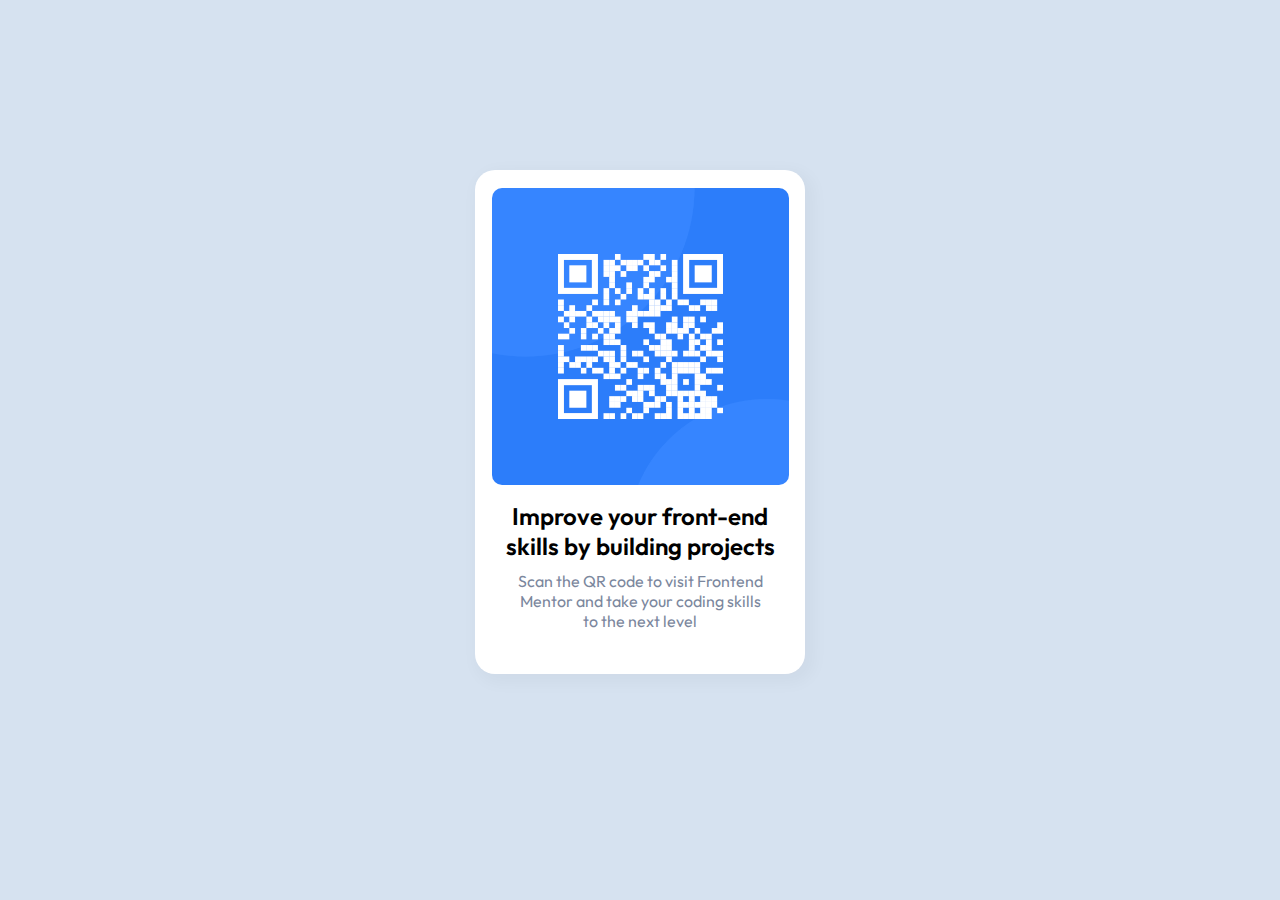
<file: qr-code-component-main/index.html>
<!DOCTYPE html>
<html lang="en">
  <head>
    <meta charset="UTF-8">
    <meta name="viewport" content="width=device-width, initial-scale=1.0"> <!-- displays site properly based on user's device -->

    <link rel="icon" type="image/png" sizes="32x32" href="./images/favicon-32x32.png">
    <link rel="stylesheet" href="style.css">
    <title>Frontend Mentor | QR code component</title>
  </head>

  <body>
    <main>
      <div class="card">
        <img src="./images/image-qr-code.png" alt="" srcset="">
        <h1>Improve your front-end skills by building projects</h1>

        <p>Scan the QR code to visit Frontend Mentor and take your coding skills to the next level</p>
      </div> 
    </main>
  </body>
</html>
</file>
<file: qr-code-component-main/style.css>
@import url("https://fonts.bunny.net/css2?family=Outfit:wght@400;600&display=swap");

body {
  background: hsl(212, 45%, 89%);
}

main {
  display: flex;

  align-items: center;
  justify-content: center;
}

@media (max-width: 380px) {
  .card {
    width: 100%;
    padding: 15px;
  }

  .card img {
    width: 100%;
  }
}

.card {
  margin-top: 18vh;
  background: hsl(0, 0%, 100%);
  border-radius: 20px;
  width: 330px;
  height: 31.5rem;

  display: flex;
  align-items: center;
  justify-content: center;
  flex-direction: column;
  box-shadow: 5px 5px 15px 5px rgb(0 0 0 / 3%);
}

.card img {
  margin-top: -1vh;
  border-radius: 10px;
  width: 90%;
}

.card h1 {
  font-family: "Outfit";
  font-weight: 600;
  font-size: 24px;

  margin-bottom: 0px;
  padding-left: 20px;
  padding-right: 20px;
  text-align: center;
}

.card p {
  font-family: "Outfit";
  font-weight: 400;
  color: hsl(220, 15%, 55%);
  text-align: center;

  margin-top: 10px;
  padding-left: 40px;
  padding-right: 40px;
}
</file>
